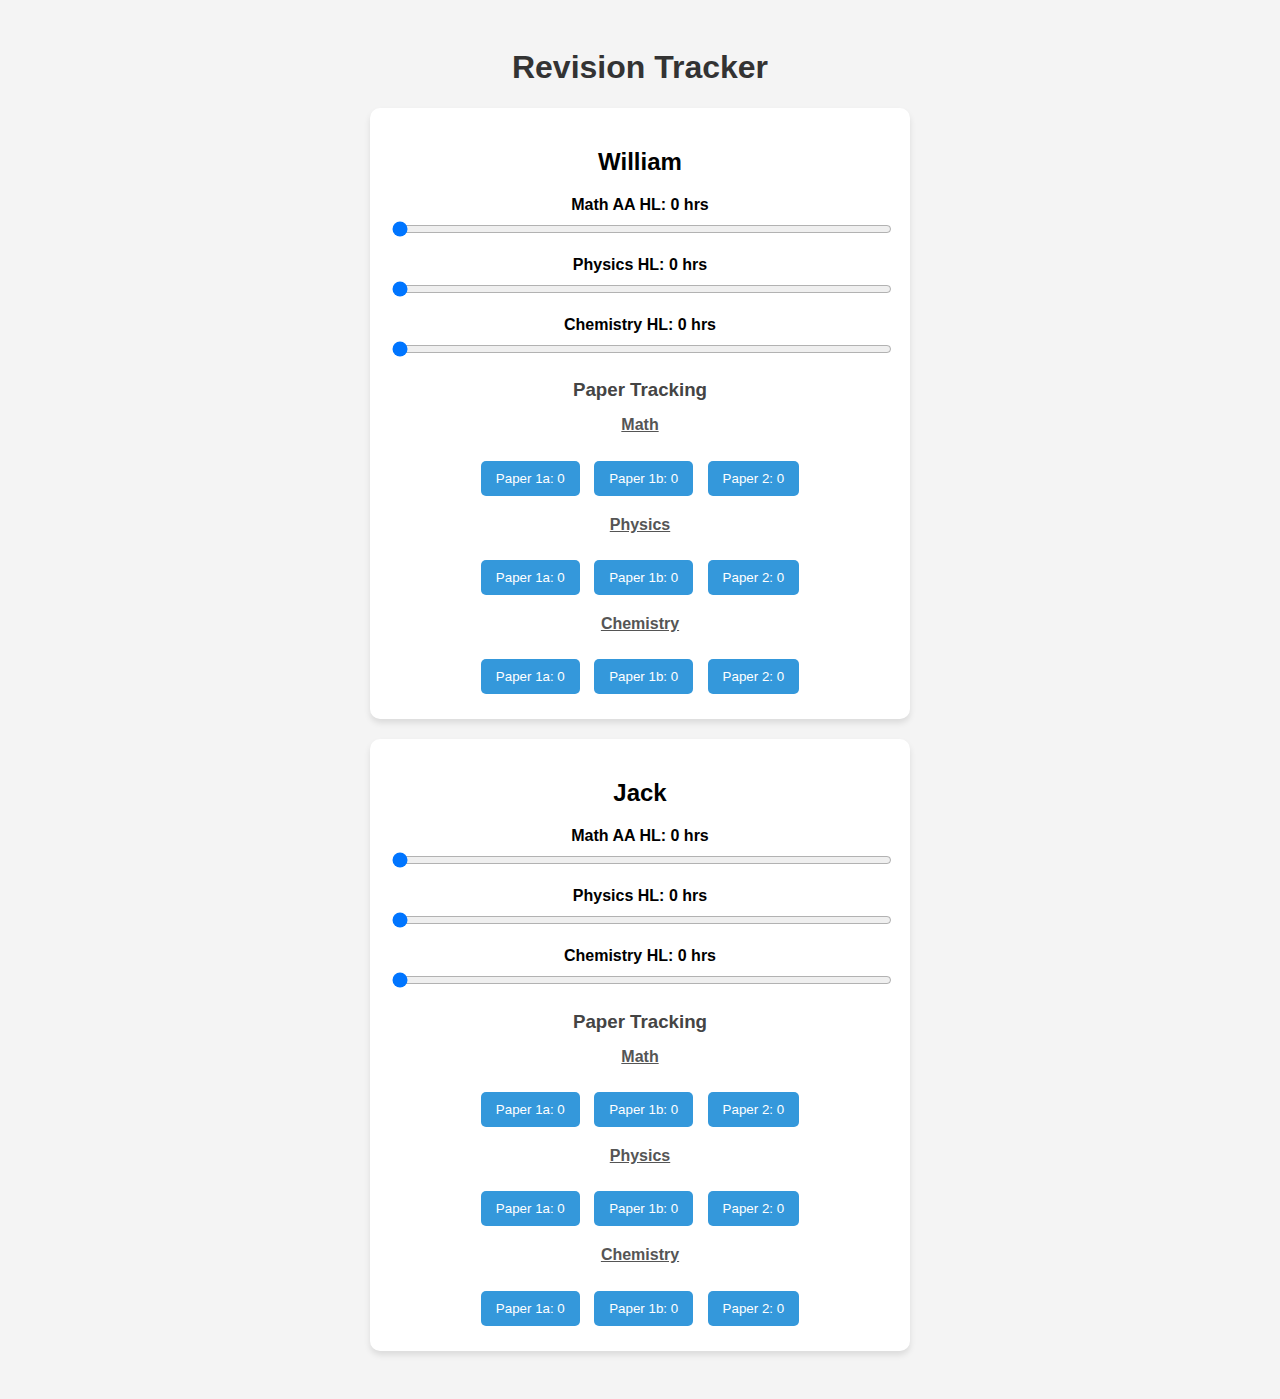
<file: index.html>
<!DOCTYPE html>
<html lang="en">
<head>
    <meta charset="UTF-8">
    <meta name="viewport" content="width=device-width, initial-scale=1.0">
    <title>Revision Tracker</title>
    <link rel="stylesheet" href="style.css">
</head>
<body>
    <h1>Revision Tracker</h1>

    <div id="user1" class="user-section">
        <h2>William</h2>
        <div class="subjects">
            <div class="subject">
                <label>Math AA HL: <span id="math1">0</span> hrs</label>
                <input type="range" min="0" max="60" step="0.5" value="0" oninput="updateHours('math1', this.value)">
            </div>
            <div class="subject">
                <label>Physics HL: <span id="physics1">0</span> hrs</label>
                <input type="range" min="0" max="60" step="0.5" value="0" oninput="updateHours('physics1', this.value)">
            </div>
            <div class="subject">
                <label>Chemistry HL: <span id="chemistry1">0</span> hrs</label>
                <input type="range" min="0" max="60" step="0.5" value="0" oninput="updateHours('chemistry1', this.value)">
            </div>
        </div>
        <div class="papers">
            <h3>Paper Tracking</h3>
            <h4>Math</h4>
            <button onclick="incrementPaper('paper1a_math1')">Paper 1a: <span id="paper1a_math1">0</span></button>
            <button onclick="incrementPaper('paper1b_math1')">Paper 1b: <span id="paper1b_math1">0</span></button>
            <button onclick="incrementPaper('paper2_math1')">Paper 2: <span id="paper2_math1">0</span></button>
            
            <h4>Physics</h4>
            <button onclick="incrementPaper('paper1a_physics1')">Paper 1a: <span id="paper1a_physics1">0</span></button>
            <button onclick="incrementPaper('paper1b_physics1')">Paper 1b: <span id="paper1b_physics1">0</span></button>
            <button onclick="incrementPaper('paper2_physics1')">Paper 2: <span id="paper2_physics1">0</span></button>
            
            <h4>Chemistry</h4>
            <button onclick="incrementPaper('paper1a_chemistry1')">Paper 1a: <span id="paper1a_chemistry1">0</span></button>
            <button onclick="incrementPaper('paper1b_chemistry1')">Paper 1b: <span id="paper1b_chemistry1">0</span></button>
            <button onclick="incrementPaper('paper2_chemistry1')">Paper 2: <span id="paper2_chemistry1">0</span></button>
        </div>
    </div>

    <div id="user2" class="user-section">
        <h2>Jack</h2>
        <div class="subjects">
            <div class="subject">
                <label>Math AA HL: <span id="math2">0</span> hrs</label>
                <input type="range" min="0" max="60" step="0.5" value="0" oninput="updateHours('math2', this.value)">
            </div>
            <div class="subject">
                <label>Physics HL: <span id="physics2">0</span> hrs</label>
                <input type="range" min="0" max="60" step="0.5" value="0" oninput="updateHours('physics2', this.value)">
            </div>
            <div class="subject">
                <label>Chemistry HL: <span id="chemistry2">0</span> hrs</label>
                <input type="range" min="0" max="60" step="0.5" value="0" oninput="updateHours('chemistry2', this.value)">
            </div>
        </div>
        <div class="papers">
            <h3>Paper Tracking</h3>
            <h4>Math</h4>
            <button onclick="incrementPaper('paper1a_math2')">Paper 1a: <span id="paper1a_math2">0</span></button>
            <button onclick="incrementPaper('paper1b_math2')">Paper 1b: <span id="paper1b_math2">0</span></button>
            <button onclick="incrementPaper('paper2_math2')">Paper 2: <span id="paper2_math2">0</span></button>
            
            <h4>Physics</h4>
            <button onclick="incrementPaper('paper1a_physics2')">Paper 1a: <span id="paper1a_physics2">0</span></button>
            <button onclick="incrementPaper('paper1b_physics2')">Paper 1b: <span id="paper1b_physics2">0</span></button>
            <button onclick="incrementPaper('paper2_physics2')">Paper 2: <span id="paper2_physics2">0</span></button>
            
            <h4>Chemistry</h4>
            <button onclick="incrementPaper('paper1a_chemistry2')">Paper 1a: <span id="paper1a_chemistry2">0</span></button>
            <button onclick="incrementPaper('paper1b_chemistry2')">Paper 1b: <span id="paper1b_chemistry2">0</span></button>
            <button onclick="incrementPaper('paper2_chemistry2')">Paper 2: <span id="paper2_chemistry2">0</span></button>
        </div>
    </div>

    <script src="script.js"></script>
</body>
</html>
</file>
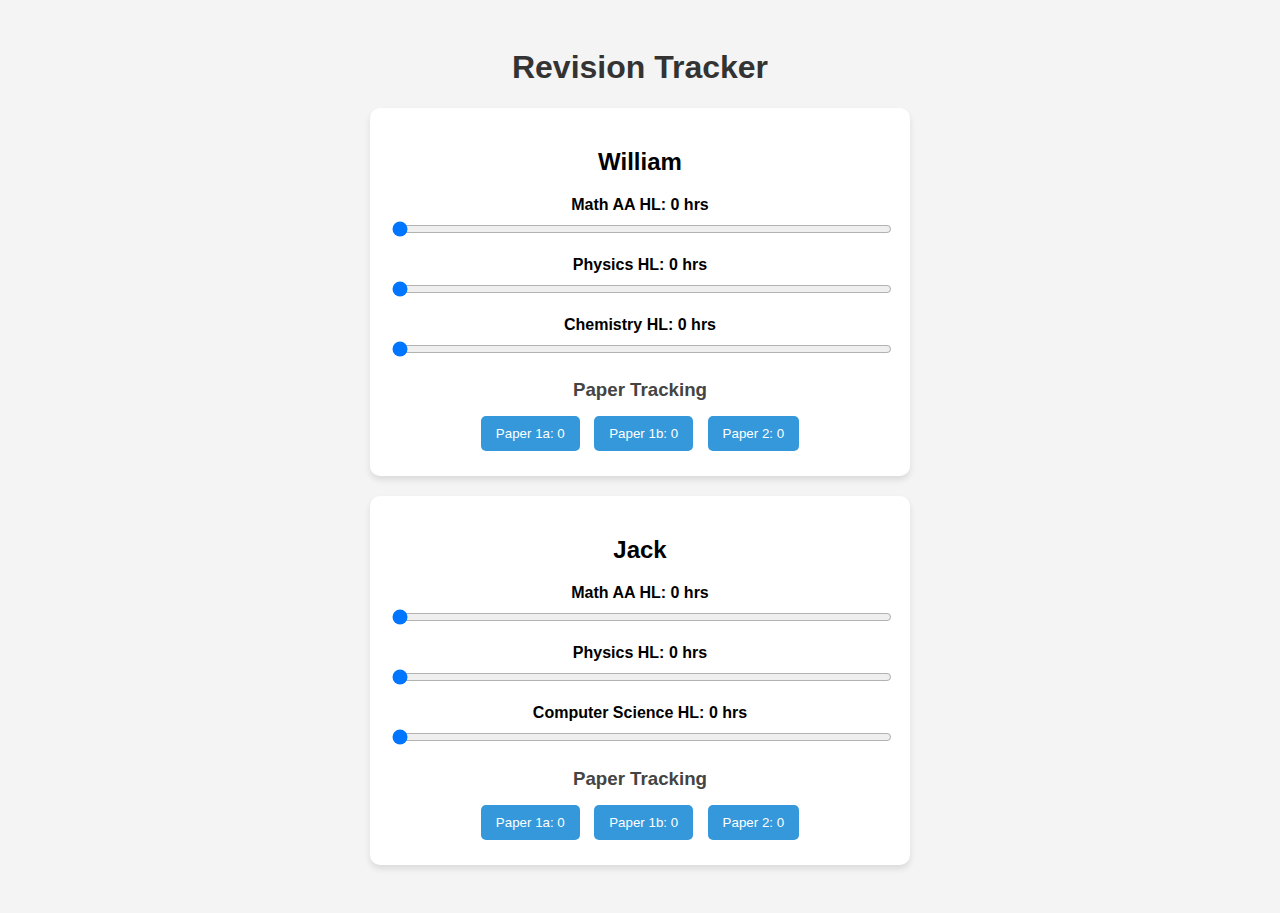
<file: program.html>
<!DOCTYPE html>
<html lang="en">
<head>
    <meta charset="UTF-8">
    <meta name="viewport" content="width=device-width, initial-scale=1.0">
    <title>Revision Tracker</title>
    <link rel="stylesheet" href="style.css">
</head>
<body>
    <h1>Revision Tracker</h1>

    <div id="user1" class="user-section">
        <h2>William</h2>
        <div class="subjects">
            <div class="subject">
                <label>Math AA HL: <span id="math1">0</span> hrs</label>
                <input type="range" min="0" max="60" step="0.5" value="0" oninput="updateHours('math1', this.value)">
            </div>
            <div class="subject">
                <label>Physics HL: <span id="physics1">0</span> hrs</label>
                <input type="range" min="0" max="60" step="0.5" value="0" oninput="updateHours('physics1', this.value)">
            </div>
            <div class="subject">
                <label>Chemistry HL: <span id="chemistry1">0</span> hrs</label>
                <input type="range" min="0" max="60" step="0.5" value="0" oninput="updateHours('chemistry1', this.value)">
            </div>
        </div>
        <div class="papers">
            <h3>Paper Tracking</h3>
            <button onclick="incrementPaper('paper1a1')">Paper 1a: <span id="paper1a1">0</span></button>
            <button onclick="incrementPaper('paper1b1')">Paper 1b: <span id="paper1b1">0</span></button>
            <button onclick="incrementPaper('paper21')">Paper 2: <span id="paper21">0</span></button>
        </div>
    </div>

    <div id="user2" class="user-section">
        <h2>Jack</h2>
        <div class="subjects">
            <div class="subject">
                <label>Math AA HL: <span id="math2">0</span> hrs</label>
                <input type="range" min="0" max="60" step="0.5" value="0" oninput="updateHours('math2', this.value)">
            </div>
            <div class="subject">
                <label>Physics HL: <span id="physics2">0</span> hrs</label>
                <input type="range" min="0" max="60" step="0.5" value="0" oninput="updateHours('physics2', this.value)">
            </div>
            <div class="subject">
                <label>Computer Science HL: <span id="chemistry2">0</span> hrs</label>
                <input type="range" min="0" max="60" step="0.5" value="0" oninput="updateHours('chemistry2', this.value)">
            </div>
        </div>
        <div class="papers">
            <h3>Paper Tracking</h3>
            <button onclick="incrementPaper('paper1a2')">Paper 1a: <span id="paper1a2">0</span></button>
            <button onclick="incrementPaper('paper1b2')">Paper 1b: <span id="paper1b2">0</span></button>
            <button onclick="incrementPaper('paper22')">Paper 2: <span id="paper22">0</span></button>
        </div>
    </div>

    <script src="script.js"></script>
</body>
</html>
</file>
<file: style.css>
body {
  font-family: Arial, sans-serif;
  text-align: center;
  background-color: #f4f4f4;
  padding: 20px;
}

h1 {
  color: #333;
}

.user-section {
  background: white;
  padding: 20px;
  margin: 20px auto;
  max-width: 500px;
  border-radius: 10px;
  box-shadow: 0 4px 6px rgba(0, 0, 0, 0.1);
}

.subject {
  margin-bottom: 15px;
}

.subject label {
  display: block;
  font-weight: bold;
  margin-bottom: 5px;
}

input[type="range"] {
  width: 100%;
}

/* Paper Tracking Section */
.papers {
  margin-top: 15px;
}

.papers h3 {
  margin-bottom: 10px;
  color: #444;
}

.papers h4 {
  margin-top: 15px;
  color: #555;
  text-decoration: underline;
}

.papers button {
  margin: 5px;
  padding: 10px 15px;
  border: none;
  background: #3498db;
  color: white;
  cursor: pointer;
  border-radius: 5px;
  transition: background 0.3s ease;
}

.papers button:hover {
  background: #2980b9;
}

/* Responsive Design */
@media (max-width: 600px) {
  .user-section {
    max-width: 90%;
  }
}
</file>
